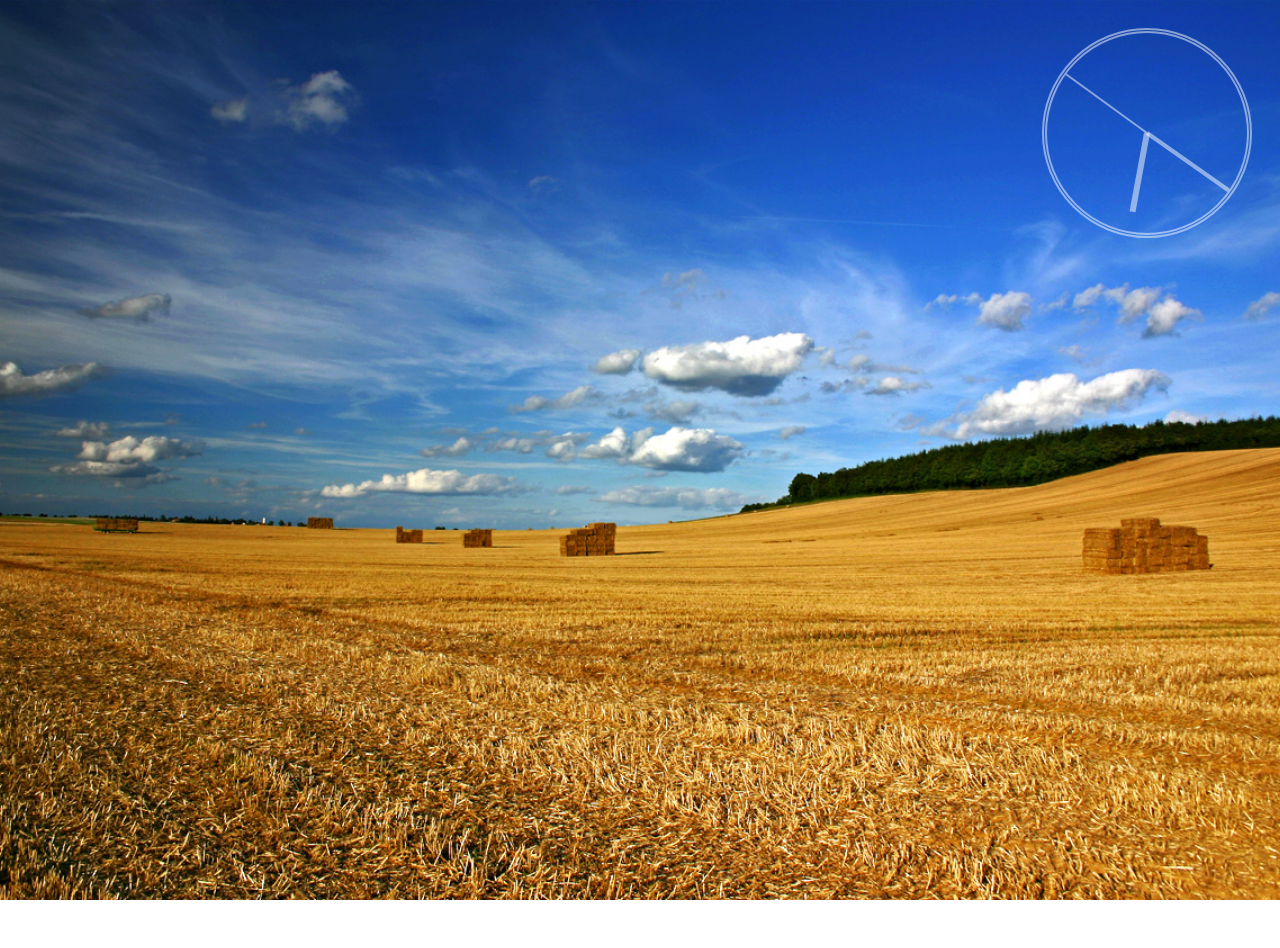
<file: css-js-clock/index.html>
<!DOCTYPE html>
<html lang="en">
<head>
    <meta charset="UTF-8">
    <title>CSS & JS Clock</title>
    <link rel="stylesheet" href="css/style.css">

</head>
<body>

    <div class="clock">
        <div class="hours"></div>
        <div class="minutes"></div>
        <div class="seconds"></div>
    </div>

    <script src="js/index.js"></script>
</body>
</html>
</file>
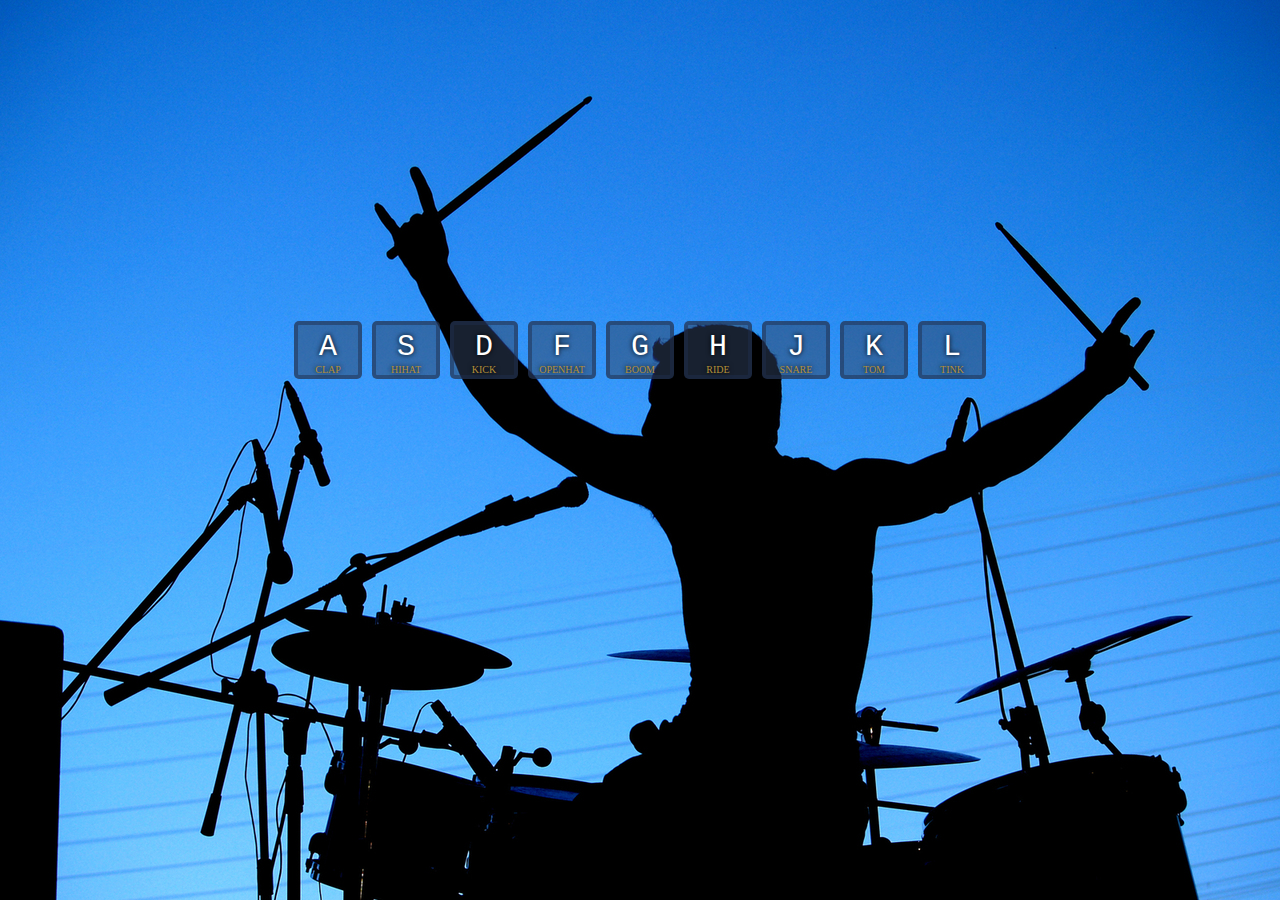
<file: drum-kit/index.html>
<!DOCTYPE html>
<html lang="en">
<head>
    <meta charset="UTF-8">
    <title>Drum kit</title>
    <link rel="stylesheet" href="css/style.css">
</head>
<body>
    <div class="keys">
        <div data-key="65" class="key">
            <kbd>A</kbd>
            <span class="sound">clap</span>
        </div>
        <div data-key="83" class="key">
            <kbd>S</kbd>
            <span class="sound">hihat</span>
        </div>
        <div data-key="68" class="key">
            <kbd>D</kbd>
            <span class="sound">kick</span>
        </div>
        <div data-key="70" class="key">
            <kbd>F</kbd>
            <span class="sound">openhat</span>
        </div>
        <div data-key="71" class="key">
            <kbd>G</kbd>
            <span class="sound">boom</span>
        </div>
        <div data-key="72" class="key">
            <kbd>H</kbd>
            <span class="sound">ride</span>
        </div>
        <div data-key="74" class="key">
            <kbd>J</kbd>
            <span class="sound">snare</span>
        </div>
        <div data-key="75" class="key">
            <kbd>K</kbd>
            <span class="sound">tom</span>
        </div>
        <div data-key="76" class="key">
            <kbd>L</kbd>
            <span class="sound">tink</span>
        </div>
    </div>

    <audio data-key="65" src="sounds/DR220Clap.wav"></audio>
    <audio data-key="83" src="sounds/DR220Tom_Lo.wav"></audio>
    <audio data-key="68" src="sounds/DR220Kick.wav"></audio>
    <audio data-key="70" src="sounds/DR220Hat_O.wav"></audio>
    <audio data-key="71" src="sounds/DR220Ride.wav"></audio>
    <audio data-key="72" src="sounds/DR220Crash.wav"></audio>
    <audio data-key="74" src="sounds/DR220Snare.wav"></audio>
    <audio data-key="75" src="sounds/DR220Rimshot.wav"></audio>
    <audio data-key="76" src="sounds/DR220Tom_Hi.wav"></audio>

    <script src="js/index.js"></script>
</body>
</html>
</file>
<file: css-js-clock/css/style.css>
html, body {
    height: 100%;
}
body {
    background: url('harvest.jpg') no-repeat center center fixed;
    background-size: cover;
    display: flex;
    flex-direction: row;
    justify-content: flex-end;
    padding: 20px;
}

.clock {
    width: 200px;
    height: 200px;
    border-radius: 50%;
    border: 5px double rgba(255, 255, 255, 0.5);
    position: relative;
}

.seconds, .minutes, .hours {
    background-color: rgba(255, 255, 255, 0.5);
    transform: rotate(90deg);
    transform-origin: 100%;
    position: absolute;
    left: 0;
}

.animated * {
    transition: all 0.5s;
    transition-timing-function: cubic-bezier(0, 2.25, 1, 0.75);
}

.seconds {
    width: 100px;
    height: 2px;
    top: 99px;
    z-index: 300;
}

.minutes {
    width: 100px;
    height: 4px;
    top: 98px;
    z-index: 200;
}

.hours {
    width: 80px;
    height: 6px;
    top: 97px;
    left: 20px;
    z-index: 100;
}
</file>
<file: drum-kit/css/style.css>
body {
    background: url('img/drum.jpg') no-repeat center center fixed;
    -webkit-background-size: cover;
    -moz-background-size: cover;
    -o-background-size: cover;
    background-size: cover;
}

.keys {
    display: flex;
    justify-content: center;
    align-items: center;
    margin-top: 25%;
}

.key {
    width: 60px;
    border: 4px solid rgba(29,46,76, 0.5);
    border-radius: 5px;
    margin: 5px;
    text-shadow: 0 0 5px #000;
    color: #fff;
    background: rgba(48,65,95,0.5);
    transition: all 0.07s;
}

.playing {
    transform: scale(1,1);
    border-color: #B48F38;
    box-shadow: 0 0 10px #B48F38;
}

kbd {
    display: block;
    text-align: center;
    font-family: "Courier New", monospace;
    font-size: 30px;
    padding: 5px 5px 0 5px;
}

.sound {
    display: block;
    font-size: 10px;
    text-align: center;
    font-family: Verdana, serif;
    color: #B48F38;
    text-transform: uppercase;
}
</file>
